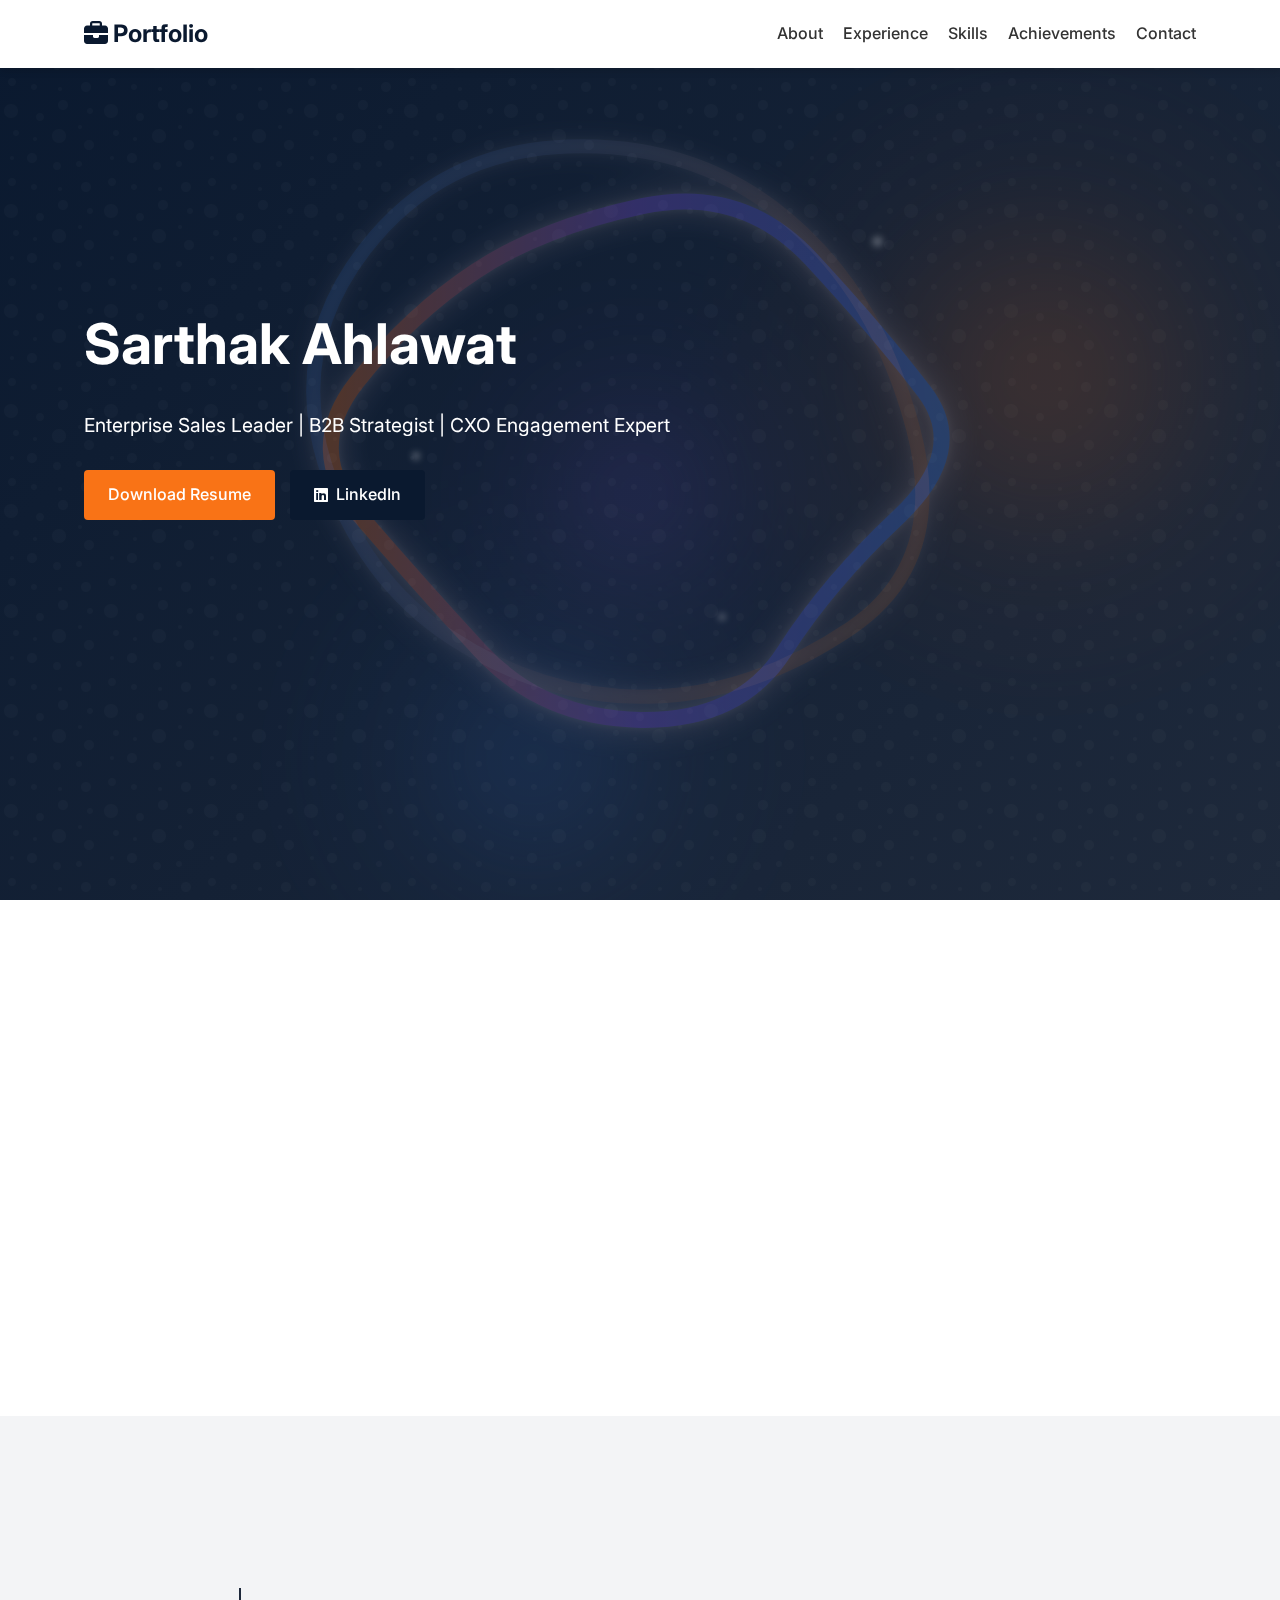
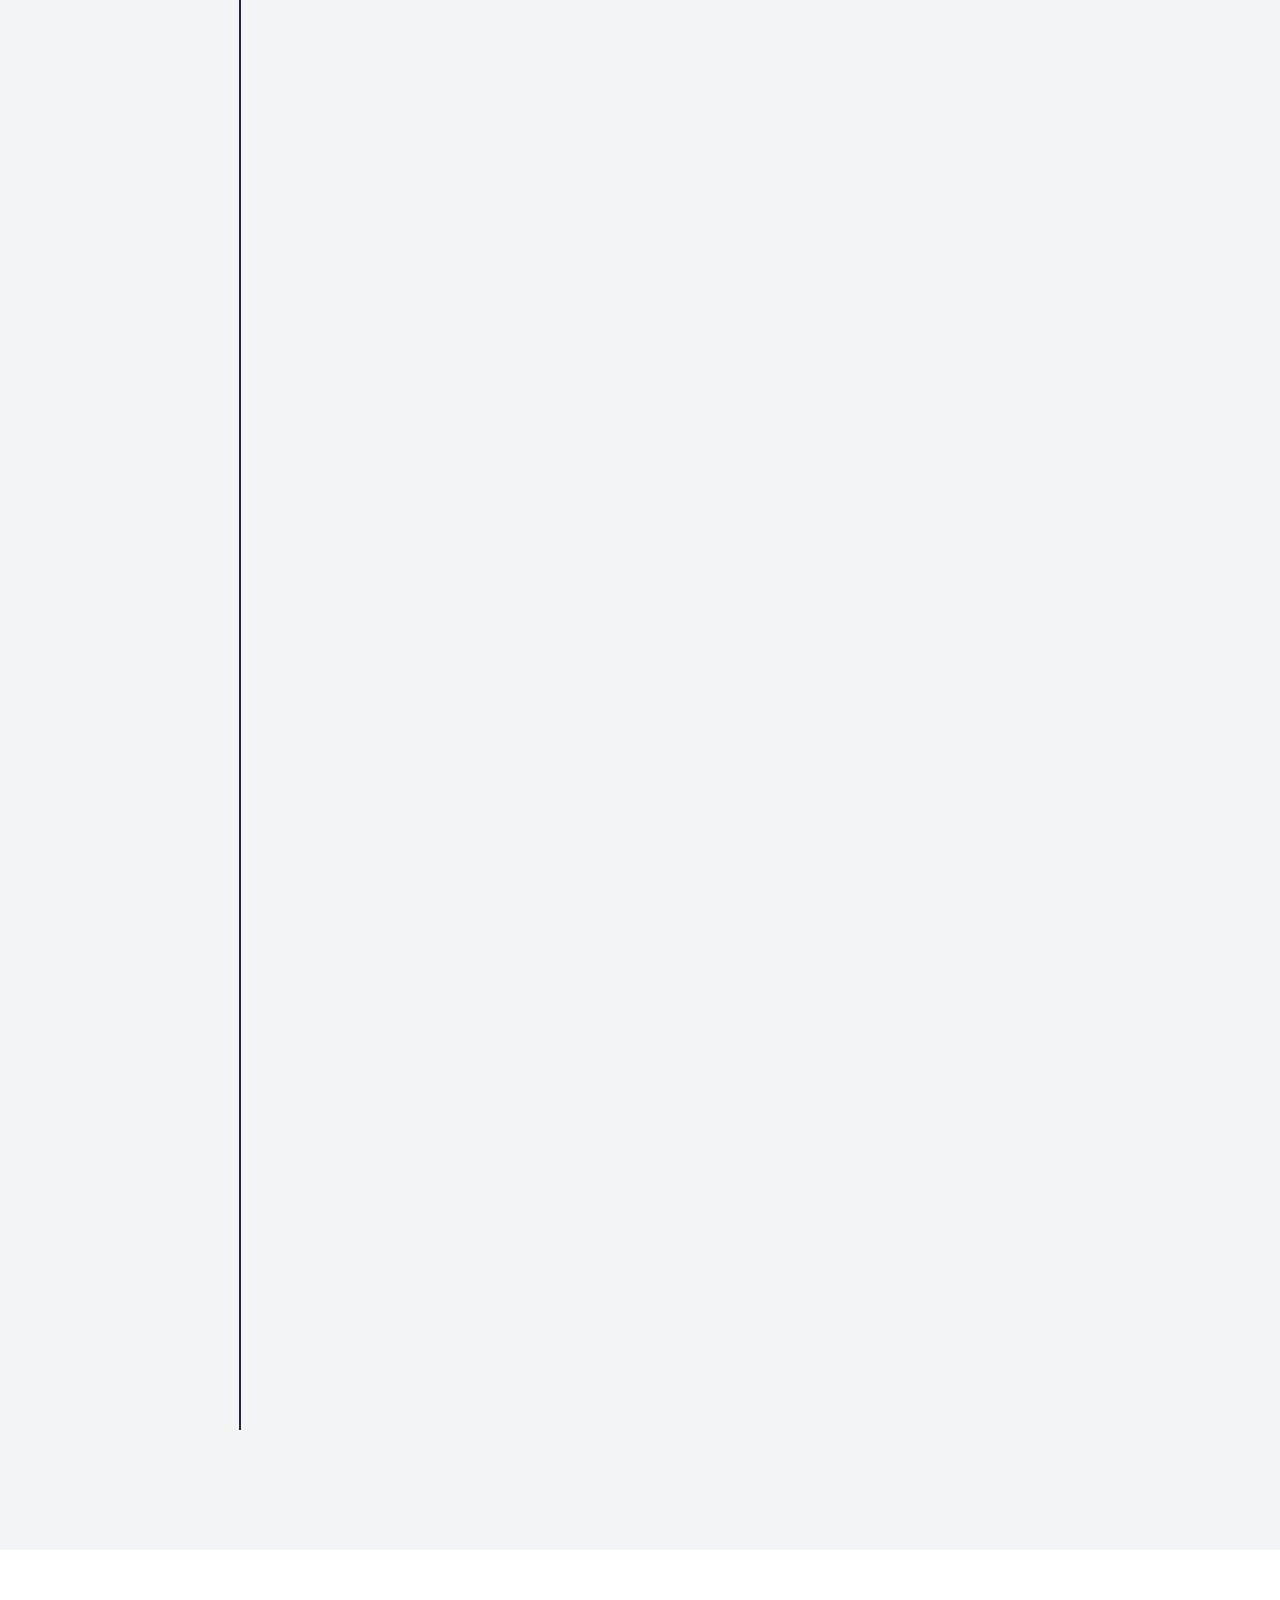
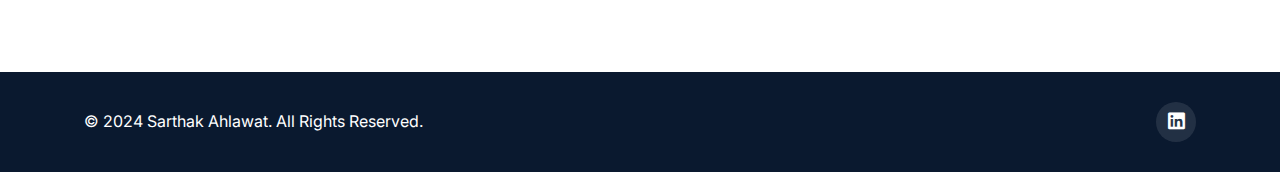
<file: index.html>
<!DOCTYPE html>
<html lang="en">
<head>
    <meta charset="UTF-8">
    <meta name="viewport" content="width=device-width, initial-scale=1.0">
    <title>Sarthak Ahlawat - Enterprise Sales Leader</title>
    <link rel="stylesheet" href="css/styles.css">
    <link rel="preconnect" href="https://fonts.googleapis.com">
    <link rel="preconnect" href="https://fonts.gstatic.com" crossorigin>
    <link href="https://fonts.googleapis.com/css2?family=Inter:wght@300;400;500;600;700&display=swap" rel="stylesheet">
    <link rel="stylesheet" href="https://cdnjs.cloudflare.com/ajax/libs/font-awesome/6.4.0/css/all.min.css">
    <link rel="stylesheet" href="https://cdn.jsdelivr.net/npm/aos@2.3.4/dist/aos.css">
</head>
<body>
    <!-- Navigation -->
    <nav class="navbar">
        <div class="container">
            <a href="#" class="logo"><i class="fas fa-briefcase"></i> Portfolio</a>
            <div class="menu-toggle" id="mobile-menu">
                <span class="bar"></span>
                <span class="bar"></span>
                <span class="bar"></span>
            </div>
            <ul class="nav-menu">
                <li><a href="#about" class="nav-link">About</a></li>
                <li><a href="#experience" class="nav-link">Experience</a></li>
                <li><a href="#skills" class="nav-link">Skills</a></li>
                <li><a href="#achievements" class="nav-link">Achievements</a></li>
                <li><a href="#contact" class="nav-link">Contact</a></li>
            </ul>
        </div>
    </nav>

    <!-- Hero Section -->
    <section id="hero" class="hero-section">
        <!-- Liquid ribbon background elements -->
        <div class="liquid-ribbon">
            <div class="blob blob-1"></div>
            <div class="blob blob-2"></div>
            <div class="blob blob-3"></div>
            <div class="ribbon"></div>
            <div class="light-particle light-particle-1"></div>
            <div class="light-particle light-particle-2"></div>
            <div class="light-particle light-particle-3"></div>
        </div>
        
        <div class="container">
            <div class="hero-content" data-aos="fade-up">
                <h1>Sarthak Ahlawat</h1>
                <p class="title">Enterprise Sales Leader | B2B Strategist | CXO Engagement Expert</p>
                <div class="hero-buttons">
                    <a href="files/Sarthak_Ahlawat_B2B_Enterprise_Sales_Resume.docx" download="Sarthak_Ahlawat_B2B_Enterprise_Sales_Resume.docx" class="btn primary-btn">Download Resume</a>
                    <a href="https://linkedin.com/in/sarthakahlawat9" target="_blank" class="btn social-btn">
                        <i class="fab fa-linkedin"></i> LinkedIn
                    </a>
                </div>
            </div>
        </div>
    </section>

    <!-- About Section -->
    <section id="about" class="about-section">
        <div class="container">
            <h2 class="section-title" data-aos="fade-up">Professional Summary</h2>
            <div class="about-content" data-aos="fade-up" data-aos-delay="100">
                <p>Accomplished B2B Sales Leader with 6+ years of experience in strategic enterprise sales and consultative selling. Expertise in driving revenue growth, developing go-to-market strategies, and leading high-performing sales teams. Proven track record of successfully closing ₹10 Cr+ in enterprise deals and implementing effective CXO-level engagement strategies that drive business outcomes.</p>
                <p>Skilled in strategic planning, pre-sales modeling, and building lasting client relationships across education technology and corporate training sectors. Consistently exceed targets by leveraging strong analytical skills and a consultative approach to understand and address client pain points.</p>
            </div>
        </div>
    </section>

    <!-- Experience Section -->
    <section id="experience" class="experience-section">
        <div class="container">
            <h2 class="section-title" data-aos="fade-up">Professional Experience</h2>
            <div class="timeline">
                <div class="timeline-item" data-aos="fade-up">
                    <div class="timeline-content">
                        <h3>Cluster Head</h3>
                        <h4>Univo Education</h4>
                        <p class="period">2024 - Present</p>
                        <ul>
                            <li>Leading enterprise sales strategies across target sectors</li>
                            <li>Developing and executing go-to-market plans for corporate education solutions</li>
                            <li>Building and maintaining relationships with C-suite executives</li>
                        </ul>
                    </div>
                </div>
                
                <div class="timeline-item" data-aos="fade-up" data-aos-delay="100">
                    <div class="timeline-content">
                        <h3>Senior Manager - Enterprise Sales</h3>
                        <h4>BYJU'S</h4>
                        <p class="period">2022 - 2024</p>
                        <ul>
                            <li>Led enterprise sales team, exceeding quarterly targets by 25%</li>
                            <li>Successfully onboarded key enterprise clients including HCL, Indigo, and Concentrix</li>
                            <li>Developed and implemented consultative selling strategies</li>
                            <li>Managed ₹10 Cr+ in enterprise deals through the sales cycle</li>
                        </ul>
                    </div>
                </div>
                
                <div class="timeline-item" data-aos="fade-up" data-aos-delay="200">
                    <div class="timeline-content">
                        <h3>Assistant Manager - Enterprise Sales</h3>
                        <h4>BYJU'S</h4>
                        <p class="period">2021 - 2022</p>
                        <ul>
                            <li>Developed and maintained strong relationships with enterprise clients</li>
                            <li>Improved lead conversion by 30% through structured follow-up processes</li>
                            <li>Collaborated with cross-functional teams to deliver customized solutions</li>
                        </ul>
                    </div>
                </div>
                
                <div class="timeline-item" data-aos="fade-up" data-aos-delay="300">
                    <div class="timeline-content">
                        <h3>Business Development Executive</h3>
                        <h4>BYJU'S</h4>
                        <p class="period">2019 - 2021</p>
                        <ul>
                            <li>Generated and qualified leads for enterprise education solutions</li>
                            <li>Conducted product demonstrations and built client relationships</li>
                            <li>Consistently achieved and exceeded monthly sales targets</li>
                        </ul>
                    </div>
                </div>
                
                <div class="timeline-item" data-aos="fade-up" data-aos-delay="400">
                    <div class="timeline-content">
                        <h3>Sales Intern</h3>
                        <h4>Bient Technologies</h4>
                        <p class="period">2019</p>
                        <ul>
                            <li>Supported sales team in lead generation and qualification</li>
                            <li>Assisted in preparing sales presentations and proposals</li>
                            <li>Gained foundational experience in B2B sales processes</li>
                        </ul>
                    </div>
                </div>
            </div>
        </div>
    </section>

    <!-- Skills Section -->
    <section id="skills" class="skills-section">
        <div class="container">
            <h2 class="section-title" data-aos="fade-up">Key Skills</h2>
            <div class="skills-grid" data-aos="fade-up" data-aos-delay="100">
                <div class="skill-item">
                    <i class="fas fa-handshake"></i>
                    <h3>B2B Sales</h3>
                </div>
                <div class="skill-item">
                    <i class="fas fa-comments"></i>
                    <h3>Consultative Selling</h3>
                </div>
                <div class="skill-item">
                    <i class="fas fa-users"></i>
                    <h3>Team Leadership</h3>
                </div>
                <div class="skill-item">
                    <i class="fas fa-chart-line"></i>
                    <h3>KPI Analysis</h3>
                </div>
                <div class="skill-item">
                    <i class="fas fa-tasks"></i>
                    <h3>Pre-Sales Models</h3>
                </div>
                <div class="skill-item">
                    <i class="fas fa-cloud"></i>
                    <h3>Salesforce CRM</h3>
                </div>
                <div class="skill-item">
                    <i class="fas fa-bullseye"></i>
                    <h3>Strategic Planning</h3>
                </div>
                <div class="skill-item">
                    <i class="fas fa-handshake"></i>
                    <h3>Client Relationship Management</h3>
                </div>
            </div>
        </div>
    </section>

    <!-- Achievements Section -->
    <section id="achievements" class="achievements-section">
        <div class="container">
            <h2 class="section-title" data-aos="fade-up">Key Achievements</h2>
            <div class="achievements-grid" data-aos="fade-up" data-aos-delay="100">
                <div class="achievement-item">
                    <div class="achievement-icon">
                        <i class="fas fa-money-bill-wave"></i>
                    </div>
                    <h3>₹10 Cr+</h3>
                    <p>Closed in enterprise deals</p>
                </div>
                <div class="achievement-item">
                    <div class="achievement-icon">
                        <i class="fas fa-building"></i>
                    </div>
                    <h3>Major Clients</h3>
                    <p>Successfully onboarded HCL, Indigo, Concentrix</p>
                </div>
                <div class="achievement-item">
                    <div class="achievement-icon">
                        <i class="fas fa-chart-line"></i>
                    </div>
                    <h3>30%</h3>
                    <p>Improvement in lead conversion</p>
                </div>
            </div>
        </div>
    </section>

    <!-- Contact Section -->
    <section id="contact" class="contact-section">
        <div class="container">
            <h2 class="section-title" data-aos="fade-up">Get In Touch</h2>
            <div class="contact-content">
                <div class="contact-info" data-aos="fade-up" data-aos-delay="100">
                    <div class="contact-item">
                        <i class="fas fa-phone"></i>
                        <p>+91 7906674397</p>
                    </div>
                    <div class="contact-item">
                        <i class="fas fa-envelope"></i>
                        <p>Sarthak_Ahlawat@yahoo.com</p>
                    </div>
                    <div class="contact-item">
                        <i class="fab fa-linkedin"></i>
                        <p><a href="https://linkedin.com/in/sarthakahlawat9" target="_blank">linkedin.com/in/sarthakahlawat9</a></p>
                    </div>
                </div>
                
                <form class="contact-form" id="contact-form" data-aos="fade-up" data-aos-delay="200">
                    <div class="form-group">
                        <label for="name">Name</label>
                        <input type="text" id="name" name="name" required>
                    </div>
                    <div class="form-group">
                        <label for="email">Email</label>
                        <input type="email" id="email" name="email" required>
                    </div>
                    <div class="form-group">
                        <label for="message">Message</label>
                        <textarea id="message" name="message" rows="5" required></textarea>
                    </div>
                    <button type="submit" class="btn primary-btn">Send Message</button>
                </form>
            </div>
        </div>
    </section>

    <!-- Footer -->
    <footer class="footer">
        <div class="container">
            <p>&copy; 2024 Sarthak Ahlawat. All Rights Reserved.</p>
            <div class="social-links">
                <a href="https://linkedin.com/in/sarthakahlawat9" target="_blank"><i class="fab fa-linkedin"></i></a>
            </div>
        </div>
    </footer>

    <script src="https://cdn.jsdelivr.net/npm/aos@2.3.4/dist/aos.js"></script>
    <script src="js/script.js"></script>
</body>
</html>
</file>
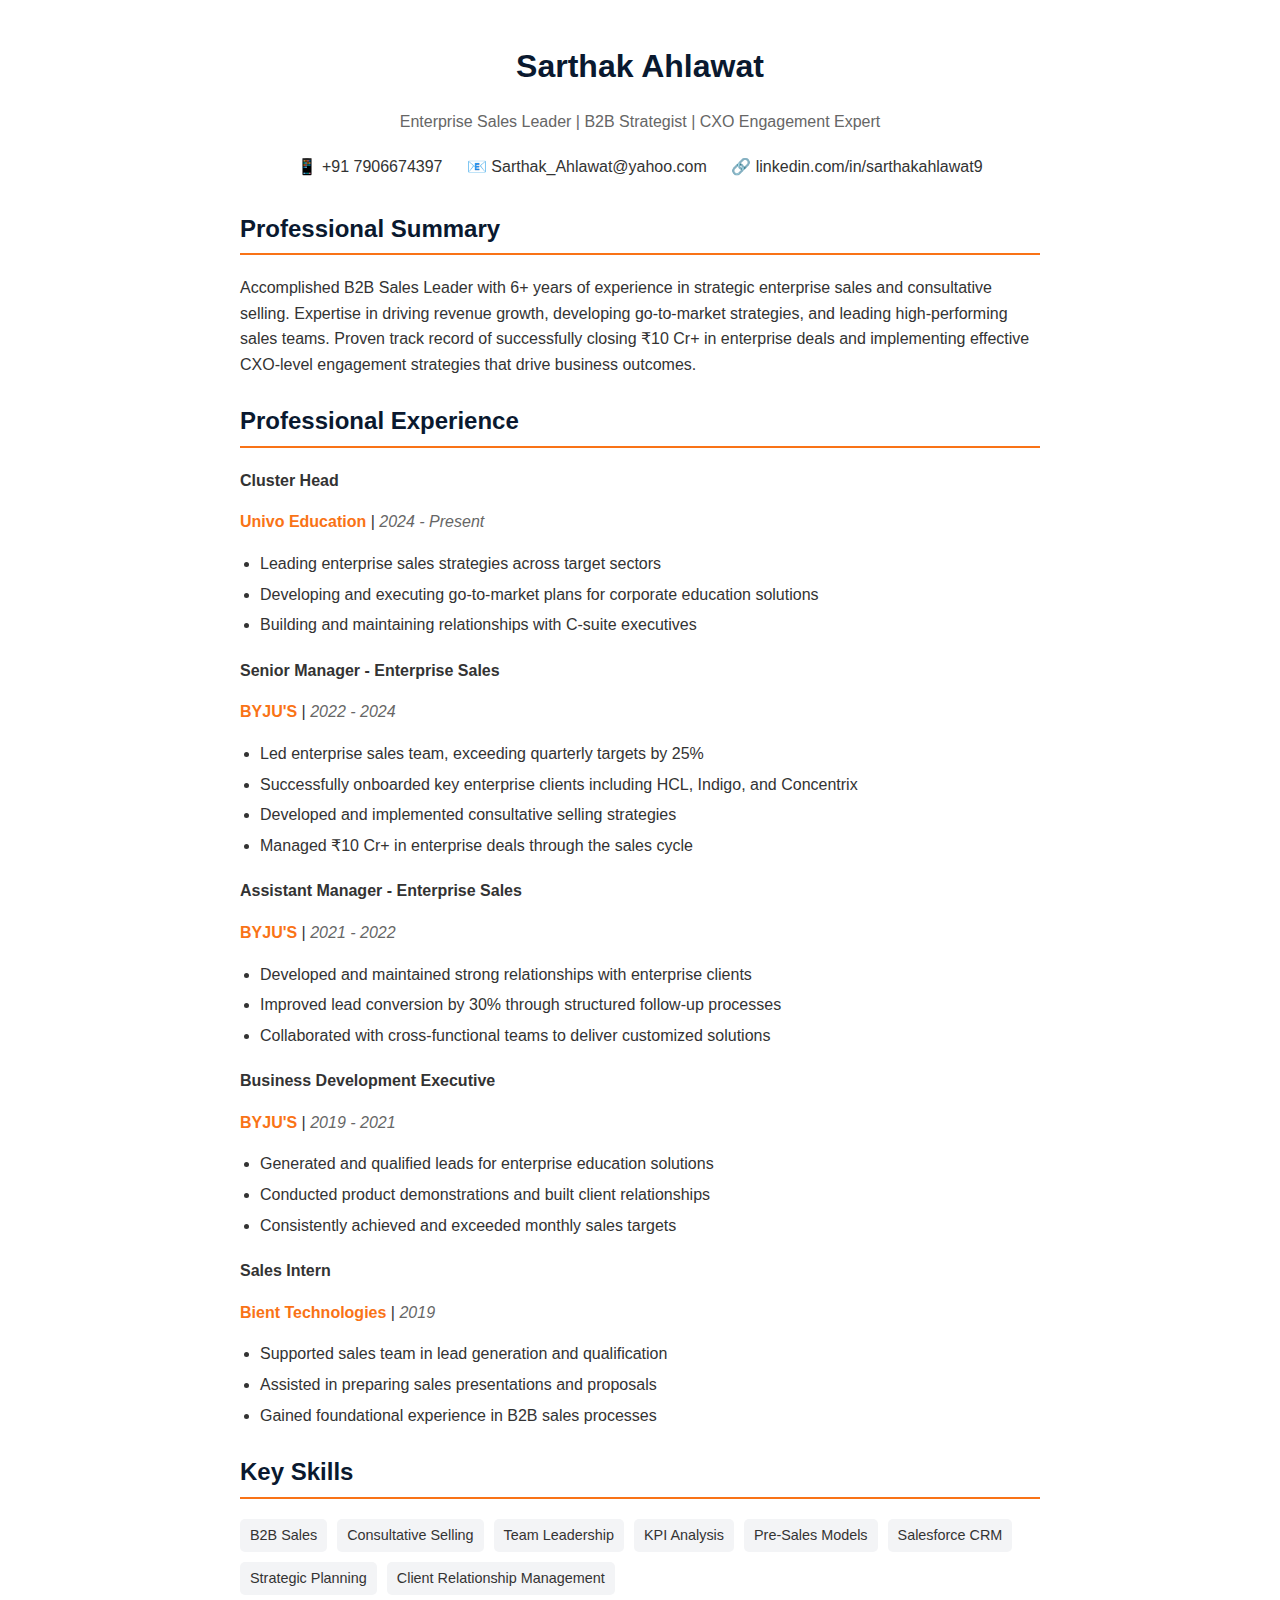
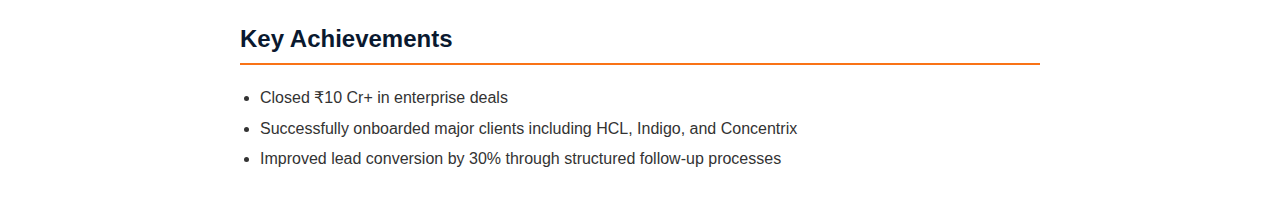
<file: files/SarthakAhlawat_Resume.html>
<!DOCTYPE html>
<html lang="en">
<head>
    <meta charset="UTF-8">
    <meta name="viewport" content="width=device-width, initial-scale=1.0">
    <title>Sarthak Ahlawat - Resume</title>
    <style>
        body {
            font-family: Arial, sans-serif;
            line-height: 1.6;
            max-width: 800px;
            margin: 0 auto;
            padding: 20px;
            color: #333;
        }
        h1 {
            text-align: center;
            color: #0A192F;
            margin-bottom: 5px;
        }
        h2 {
            color: #0A192F;
            border-bottom: 2px solid #F97316;
            padding-bottom: 5px;
            margin-top: 25px;
        }
        .subtitle {
            text-align: center;
            color: #666;
            margin-bottom: 20px;
        }
        .contact {
            text-align: center;
            margin-bottom: 30px;
        }
        .contact span {
            margin: 0 10px;
        }
        .experience {
            margin-bottom: 20px;
        }
        .job-title {
            font-weight: bold;
            margin-bottom: 5px;
        }
        .company {
            font-weight: bold;
            color: #F97316;
        }
        .date {
            color: #666;
            font-style: italic;
        }
        ul {
            padding-left: 20px;
        }
        li {
            margin-bottom: 5px;
        }
        .skills {
            display: flex;
            flex-wrap: wrap;
            gap: 10px;
        }
        .skill {
            background-color: #f3f4f6;
            padding: 5px 10px;
            border-radius: 5px;
            font-size: 0.9em;
        }
    </style>
</head>
<body>
    <h1>Sarthak Ahlawat</h1>
    <p class="subtitle">Enterprise Sales Leader | B2B Strategist | CXO Engagement Expert</p>
    
    <div class="contact">
        <span>📱 +91 7906674397</span>
        <span>📧 Sarthak_Ahlawat@yahoo.com</span>
        <span>🔗 linkedin.com/in/sarthakahlawat9</span>
    </div>
    
    <h2>Professional Summary</h2>
    <p>Accomplished B2B Sales Leader with 6+ years of experience in strategic enterprise sales and consultative selling. Expertise in driving revenue growth, developing go-to-market strategies, and leading high-performing sales teams. Proven track record of successfully closing ₹10 Cr+ in enterprise deals and implementing effective CXO-level engagement strategies that drive business outcomes.</p>
    
    <h2>Professional Experience</h2>
    
    <div class="experience">
        <p class="job-title">Cluster Head</p>
        <p><span class="company">Univo Education</span> | <span class="date">2024 - Present</span></p>
        <ul>
            <li>Leading enterprise sales strategies across target sectors</li>
            <li>Developing and executing go-to-market plans for corporate education solutions</li>
            <li>Building and maintaining relationships with C-suite executives</li>
        </ul>
    </div>
    
    <div class="experience">
        <p class="job-title">Senior Manager - Enterprise Sales</p>
        <p><span class="company">BYJU'S</span> | <span class="date">2022 - 2024</span></p>
        <ul>
            <li>Led enterprise sales team, exceeding quarterly targets by 25%</li>
            <li>Successfully onboarded key enterprise clients including HCL, Indigo, and Concentrix</li>
            <li>Developed and implemented consultative selling strategies</li>
            <li>Managed ₹10 Cr+ in enterprise deals through the sales cycle</li>
        </ul>
    </div>
    
    <div class="experience">
        <p class="job-title">Assistant Manager - Enterprise Sales</p>
        <p><span class="company">BYJU'S</span> | <span class="date">2021 - 2022</span></p>
        <ul>
            <li>Developed and maintained strong relationships with enterprise clients</li>
            <li>Improved lead conversion by 30% through structured follow-up processes</li>
            <li>Collaborated with cross-functional teams to deliver customized solutions</li>
        </ul>
    </div>
    
    <div class="experience">
        <p class="job-title">Business Development Executive</p>
        <p><span class="company">BYJU'S</span> | <span class="date">2019 - 2021</span></p>
        <ul>
            <li>Generated and qualified leads for enterprise education solutions</li>
            <li>Conducted product demonstrations and built client relationships</li>
            <li>Consistently achieved and exceeded monthly sales targets</li>
        </ul>
    </div>
    
    <div class="experience">
        <p class="job-title">Sales Intern</p>
        <p><span class="company">Bient Technologies</span> | <span class="date">2019</span></p>
        <ul>
            <li>Supported sales team in lead generation and qualification</li>
            <li>Assisted in preparing sales presentations and proposals</li>
            <li>Gained foundational experience in B2B sales processes</li>
        </ul>
    </div>
    
    <h2>Key Skills</h2>
    <div class="skills">
        <div class="skill">B2B Sales</div>
        <div class="skill">Consultative Selling</div>
        <div class="skill">Team Leadership</div>
        <div class="skill">KPI Analysis</div>
        <div class="skill">Pre-Sales Models</div>
        <div class="skill">Salesforce CRM</div>
        <div class="skill">Strategic Planning</div>
        <div class="skill">Client Relationship Management</div>
    </div>
    
    <h2>Key Achievements</h2>
    <ul>
        <li>Closed ₹10 Cr+ in enterprise deals</li>
        <li>Successfully onboarded major clients including HCL, Indigo, and Concentrix</li>
        <li>Improved lead conversion by 30% through structured follow-up processes</li>
    </ul>
</body>
</html>
</file>
<file: css/styles.css>
/* Base Styles */
:root {
    --primary-color: #0A192F;
    --accent-color: #F97316;
    --dark-slate: #1E293B;
    --light-gray: #F3F4F6;
    --white: #ffffff;
    --text-dark: #333333;
    --text-light: #666666;
    --shadow: 0 4px 6px rgba(0, 0, 0, 0.1);
    --transition: all 0.3s ease;
}

* {
    margin: 0;
    padding: 0;
    box-sizing: border-box;
}

html {
    scroll-behavior: smooth;
}

body {
    font-family: 'Inter', sans-serif;
    line-height: 1.6;
    color: var(--text-dark);
    background-color: var(--light-gray);
}

.container {
    width: 90%;
    max-width: 1200px;
    margin: 0 auto;
    padding: 0 20px;
}

a {
    text-decoration: none;
    color: inherit;
}

ul {
    list-style: none;
}

img {
    max-width: 100%;
}

section {
    padding: 80px 0;
}

/* Add proper padding to the first section to account for navbar */
section:first-of-type {
    padding-top: 0;
}

/* And ensure all other sections have consistent padding */
section:not(:first-of-type) {
    padding: 80px 0;
}

.section-title {
    font-size: 2rem;
    margin-bottom: 40px;
    text-align: center;
    color: var(--primary-color);
    position: relative;
}

.section-title::after {
    content: '';
    position: absolute;
    bottom: -10px;
    left: 50%;
    transform: translateX(-50%);
    width: 50px;
    height: 3px;
    background-color: var(--accent-color);
}

/* Button Styles */
.btn {
    display: inline-block;
    padding: 12px 24px;
    border-radius: 4px;
    font-weight: 500;
    transition: var(--transition);
    cursor: pointer;
}

.primary-btn {
    background-color: var(--accent-color);
    color: var(--white);
    border: none;
}

.primary-btn:hover {
    background-color: #E86304;
    transform: translateY(-2px);
}

.social-btn {
    background-color: var(--primary-color);
    color: var(--white);
    border: none;
    display: inline-flex;
    align-items: center;
    gap: 8px;
}

.social-btn:hover {
    background-color: #10294F;
    transform: translateY(-2px);
}

/* Navigation */
.navbar {
    position: fixed;
    top: 0;
    left: 0;
    width: 100%;
    z-index: 1000;
    background-color: var(--white);
    box-shadow: var(--shadow);
    padding: 15px 0;
    transition: var(--transition);
}

.navbar-scrolled {
    padding: 10px 0;
    box-shadow: 0 5px 15px rgba(0, 0, 0, 0.1);
    background-color: rgba(255, 255, 255, 0.98);
}

.navbar .container {
    display: flex;
    justify-content: space-between;
    align-items: center;
}

.logo {
    font-size: 1.5rem;
    font-weight: 700;
    color: var(--primary-color);
}

.nav-menu {
    display: flex;
    gap: 20px;
}

.nav-link {
    font-weight: 500;
    transition: var(--transition);
    position: relative;
}

.nav-link::after {
    content: '';
    position: absolute;
    width: 0;
    height: 2px;
    bottom: -5px;
    left: 0;
    background-color: var(--accent-color);
    transition: var(--transition);
}

.nav-link:hover {
    color: var(--accent-color);
}

.nav-link:hover::after {
    width: 100%;
}

.nav-link.active {
    color: var(--accent-color);
}

.nav-link.active::after {
    width: 100%;
}

.menu-toggle {
    display: none;
    cursor: pointer;
}

.bar {
    display: block;
    width: 25px;
    height: 3px;
    margin: 5px auto;
    transition: var(--transition);
    background-color: var(--primary-color);
}

/* Hero Section */
.hero-section {
    height: 100vh;
    display: flex;
    align-items: center;
    background: linear-gradient(135deg, var(--primary-color) 0%, var(--dark-slate) 100%);
    color: var(--white);
    position: relative;
    margin-top: 0;
    padding-top: 0;
    padding-top: 70px; /* Account for fixed navbar */
    overflow: hidden; /* Ensure the blob stays within the hero section */
}

.hero-section::before {
    content: '';
    position: absolute;
    top: 0;
    left: 0;
    width: 100%;
    height: 100%;
    background-image: url("data:image/svg+xml,%3Csvg width='100' height='100' viewBox='0 0 100 100' xmlns='http://www.w3.org/2000/svg'%3E%3Cpath d='M11 18c3.866 0 7-3.134 7-7s-3.134-7-7-7-7 3.134-7 7 3.134 7 7 7zm48 25c3.866 0 7-3.134 7-7s-3.134-7-7-7-7 3.134-7 7 3.134 7 7 7zm-43-7c1.657 0 3-1.343 3-3s-1.343-3-3-3-3 1.343-3 3 1.343 3 3 3zm63 31c1.657 0 3-1.343 3-3s-1.343-3-3-3-3 1.343-3 3 1.343 3 3 3zM34 90c1.657 0 3-1.343 3-3s-1.343-3-3-3-3 1.343-3 3 1.343 3 3 3zm56-76c1.657 0 3-1.343 3-3s-1.343-3-3-3-3 1.343-3 3 1.343 3 3 3zM12 86c2.21 0 4-1.79 4-4s-1.79-4-4-4-4 1.79-4 4 1.79 4 4 4zm28-65c2.21 0 4-1.79 4-4s-1.79-4-4-4-4 1.79-4 4 1.79 4 4 4zm23-11c2.76 0 5-2.24 5-5s-2.24-5-5-5-5 2.24-5 5 2.24 5 5 5zm-6 60c2.21 0 4-1.79 4-4s-1.79-4-4-4-4 1.79-4 4 1.79 4 4 4zm29 22c2.76 0 5-2.24 5-5s-2.24-5-5-5-5 2.24-5 5 2.24 5 5 5zM32 63c2.76 0 5-2.24 5-5s-2.24-5-5-5-5 2.24-5 5 2.24 5 5 5zm57-13c2.76 0 5-2.24 5-5s-2.24-5-5-5-5 2.24-5 5 2.24 5 5 5zm-9-21c1.105 0 2-.895 2-2s-.895-2-2-2-2 .895-2 2 .895 2 2 2zM60 91c1.105 0 2-.895 2-2s-.895-2-2-2-2 .895-2 2 .895 2 2 2zM35 41c1.105 0 2-.895 2-2s-.895-2-2-2-2 .895-2 2 .895 2 2 2zM12 60c1.105 0 2-.895 2-2s-.895-2-2-2-2 .895-2 2 .895 2 2 2z' fill='rgba(255,255,255,.075)' fill-rule='evenodd'/%3E%3C/svg%3E");
    opacity: 0.3;
}

/* Liquid ribbon background effect */
.liquid-ribbon {
    position: absolute;
    top: 50%;
    left: 50%;
    transform: translate(-50%, -50%);
    width: 120%;
    height: 120%;
    z-index: 0;
    opacity: 0.45;
    background-blend-mode: soft-light;
    pointer-events: none; /* Ensures it doesn't interfere with clicking */
}

.blob {
    position: absolute;
    border-radius: 50%;
    filter: blur(40px);
    mix-blend-mode: screen;
    animation: float 15s ease-in-out infinite;
    z-index: 0;
}

.blob-1 {
    width: 500px;
    height: 500px;
    background: radial-gradient(circle, rgba(249, 115, 22, 0.4) 0%, rgba(249, 115, 22, 0) 70%);
    top: 20%;
    left: 60%;
    animation-delay: 0s;
    box-shadow: 0 0 80px 10px rgba(249, 115, 22, 0.2);
}

.blob-2 {
    width: 400px;
    height: 400px;
    background: radial-gradient(circle, rgba(59, 130, 246, 0.3) 0%, rgba(59, 130, 246, 0) 70%);
    top: 60%;
    left: 30%;
    animation-delay: -5s;
    box-shadow: 0 0 60px 5px rgba(59, 130, 246, 0.2);
}

.blob-3 {
    width: 300px;
    height: 300px;
    background: radial-gradient(circle, rgba(139, 92, 246, 0.3) 0%, rgba(139, 92, 246, 0) 70%);
    top: 40%;
    left: 40%;
    animation-delay: -10s;
    box-shadow: 0 0 50px 5px rgba(139, 92, 246, 0.2);
}

.ribbon {
    position: absolute;
    width: 800px;
    height: 800px;
    top: 50%;
    left: 50%;
    transform: translate(-50%, -50%);
    background: url('data:image/svg+xml,<svg viewBox="0 0 500 500" xmlns="http://www.w3.org/2000/svg" xmlns:xlink="http://www.w3.org/1999/xlink" width="100%" id="blobSvg"><path id="blob" d="M411.5,291Q366,332,339,376.5Q312,421,250.5,419.5Q189,418,152,373.5Q115,329,76.5,289.5Q38,250,75,209.5Q112,169,151.5,143Q191,117,251.5,103Q312,89,355,134.5Q398,180,427,215Q456,250,411.5,291Z" fill="none" stroke-width="10px" stroke="url(%23gradient)"><animate attributeName="d" dur="20000ms" repeatCount="indefinite" values="M411.5,291Q366,332,339,376.5Q312,421,250.5,419.5Q189,418,152,373.5Q115,329,76.5,289.5Q38,250,75,209.5Q112,169,151.5,143Q191,117,251.5,103Q312,89,355,134.5Q398,180,427,215Q456,250,411.5,291Z;M415,293Q378,336,345.5,374Q313,412,251,414.5Q189,417,138.5,383.5Q88,350,67.5,300Q47,250,63,197Q79,144,128.5,112Q178,80,251,70Q324,60,368,112Q412,164,432,207Q452,250,415,293Z;M405,292.5Q374,335,340.5,371Q307,407,249.5,410Q192,413,143,377.5Q94,342,71,296Q48,250,65.5,198.5Q83,147,130.5,114Q178,81,246,78.5Q314,76,362,119.5Q410,163,423,206.5Q436,250,405,292.5Z;M411.5,291Q366,332,339,376.5Q312,421,250.5,419.5Q189,418,152,373.5Q115,329,76.5,289.5Q38,250,75,209.5Q112,169,151.5,143Q191,117,251.5,103Q312,89,355,134.5Q398,180,427,215Q456,250,411.5,291Z"></animate></path><defs><linearGradient id="gradient" x1="0%" y1="0%" x2="100%" y2="0%"><stop offset="0%" style="stop-color: rgb(249, 115, 22);"></stop><stop offset="50%" style="stop-color: rgb(139, 92, 246);"></stop><stop offset="100%" style="stop-color: rgb(59, 130, 246);"></stop></linearGradient></defs></svg>');
    background-size: contain;
    background-repeat: no-repeat;
    opacity: 0.6;
    animation: rotate 30s linear infinite, pulse-opacity 8s ease-in-out infinite;
    filter: drop-shadow(0 0 15px rgba(249, 115, 22, 0.3)) 
            drop-shadow(0 0 15px rgba(59, 130, 246, 0.3))
            drop-shadow(0 0 5px rgba(255, 255, 255, 0.5));
}

/* Add a second ribbon for layered effect */
.ribbon::before {
    content: '';
    position: absolute;
    width: 100%;
    height: 100%;
    top: 0;
    left: 0;
    background: url('data:image/svg+xml,<svg viewBox="0 0 500 500" xmlns="http://www.w3.org/2000/svg" xmlns:xlink="http://www.w3.org/1999/xlink" width="100%" id="blobSvg"><path id="blob" d="M398,304.5Q358,359,303,380Q248,401,187,387Q126,373,83,318.5Q40,264,62.5,196.5Q85,129,152.5,102.5Q220,76,283,99Q346,122,392,186Q438,250,398,304.5Z" fill="none" stroke-width="8px" stroke="url(%23gradient2)"><animate attributeName="d" dur="25000ms" repeatCount="indefinite" values="M398,304.5Q358,359,303,380Q248,401,187,387Q126,373,83,318.5Q40,264,62.5,196.5Q85,129,152.5,102.5Q220,76,283,99Q346,122,392,186Q438,250,398,304.5Z;M390.5,303Q355,356,302,379Q249,402,187,388.5Q125,375,93,318.5Q61,262,74,196.5Q87,131,152.5,98.5Q218,66,285,90Q352,114,389,182Q426,250,390.5,303Z;M387,297.5Q347,345,297.5,367.5Q248,390,189,379Q130,368,88,319Q46,270,55,195.5Q64,121,139,101Q214,81,281,96.5Q348,112,387.5,181Q427,250,387,297.5Z;M398,304.5Q358,359,303,380Q248,401,187,387Q126,373,83,318.5Q40,264,62.5,196.5Q85,129,152.5,102.5Q220,76,283,99Q346,122,392,186Q438,250,398,304.5Z"></animate></path><defs><linearGradient id="gradient2" x1="0%" y1="0%" x2="100%" y2="0%"><stop offset="0%" style="stop-color: rgb(59, 130, 246);"></stop><stop offset="100%" style="stop-color: rgb(249, 115, 22);"></stop></linearGradient></defs></svg>');
    background-size: contain;
    background-repeat: no-repeat;
    opacity: 0.4;
    transform: scale(1.1) rotate(20deg);
    animation: rotate-reverse 25s linear infinite, pulse-opacity 6s ease-in-out infinite alternate;
    mix-blend-mode: screen;
}

@keyframes rotate-reverse {
    0% {
        transform: scale(1.1) rotate(20deg);
    }
    100% {
        transform: scale(1.1) rotate(-340deg);
    }
}

@keyframes pulse-opacity {
    0% {
        opacity: 0.4;
    }
    50% {
        opacity: 0.6;
    }
    100% {
        opacity: 0.4;
    }
}

/* Add iridescent light particles */
.light-particle {
    position: absolute;
    border-radius: 50%;
    background: radial-gradient(circle, rgba(255, 255, 255, 0.9) 0%, rgba(255, 255, 255, 0) 70%);
    filter: blur(3px);
    animation: pulse 4s ease-in-out infinite;
}

.light-particle-1 {
    width: 15px;
    height: 15px;
    top: 30%;
    left: 65%;
    animation-delay: 0s;
}

.light-particle-2 {
    width: 12px;
    height: 12px;
    top: 50%;
    left: 35%;
    animation-delay: -1s;
}

.light-particle-3 {
    width: 10px;
    height: 10px;
    top: 65%;
    left: 55%;
    animation-delay: -2s;
}

@keyframes pulse {
    0% {
        transform: scale(1);
        opacity: 0.7;
    }
    50% {
        transform: scale(1.5);
        opacity: 1;
    }
    100% {
        transform: scale(1);
        opacity: 0.7;
    }
}

@keyframes float {
    0% {
        transform: translate(0, 0);
    }
    50% {
        transform: translate(-20px, 20px);
    }
    100% {
        transform: translate(0, 0);
    }
}

@keyframes rotate {
    0% {
        transform: translate(-50%, -50%) rotate(0deg);
    }
    100% {
        transform: translate(-50%, -50%) rotate(360deg);
    }
}

.hero-content {
    max-width: 700px;
    position: relative;
    z-index: 10; /* Ensure content is above the background effect */
}

.hero-content h1 {
    font-size: 3.5rem;
    margin-bottom: 20px;
    font-weight: 700;
}

.hero-content .title {
    font-size: 1.2rem;
    margin-bottom: 30px;
    font-weight: 400;
}

.hero-buttons {
    display: flex;
    gap: 15px;
    flex-wrap: wrap;
}

/* About Section */
.about-section {
    background-color: var(--white);
}

.about-content {
    max-width: 800px;
    margin: 0 auto;
}

.about-content p {
    margin-bottom: 20px;
    font-size: 1.1rem;
    color: var(--text-light);
}

/* Experience Section */
.experience-section {
    background-color: var(--light-gray);
}

.timeline {
    position: relative;
    max-width: 800px;
    margin: 0 auto;
}

.timeline::before {
    content: '';
    position: absolute;
    width: 2px;
    background-color: var(--dark-slate);
    top: 0;
    bottom: 0;
    left: 0;
    margin-left: -1px;
}

.timeline-item {
    margin-bottom: 40px;
    position: relative;
    padding-left: 40px;
}

.timeline-item::before {
    content: '';
    position: absolute;
    width: 16px;
    height: 16px;
    border-radius: 50%;
    background-color: var(--accent-color);
    left: -8px;
    top: 15px;
}

.timeline-content {
    background-color: var(--white);
    padding: 25px;
    border-radius: 5px;
    box-shadow: var(--shadow);
}

.timeline-content h3 {
    margin-bottom: 5px;
    color: var(--primary-color);
}

.timeline-content h4 {
    margin-bottom: 10px;
    color: var(--accent-color);
    font-weight: 500;
}

.timeline-content .period {
    font-style: italic;
    margin-bottom: 15px;
    font-size: 0.9rem;
    color: var(--text-light);
}

.timeline-content ul {
    padding-left: 20px;
}

.timeline-content li {
    margin-bottom: 5px;
    position: relative;
    padding-left: 15px;
}

.timeline-content li::before {
    content: '•';
    position: absolute;
    left: 0;
    color: var(--accent-color);
}

/* Skills Section */
.skills-section {
    background-color: var(--white);
}

.skills-grid {
    display: grid;
    grid-template-columns: repeat(auto-fill, minmax(250px, 1fr));
    gap: 25px;
}

.skill-item {
    background-color: var(--light-gray);
    padding: 25px;
    border-radius: 5px;
    text-align: center;
    transition: var(--transition);
    box-shadow: var(--shadow);
}

.skill-item:hover {
    transform: translateY(-5px);
}

.skill-item i {
    font-size: 2rem;
    color: var(--accent-color);
    margin-bottom: 15px;
}

.skill-item h3 {
    font-size: 1.1rem;
    color: var(--primary-color);
}

/* Achievements Section */
.achievements-section {
    background-color: var(--light-gray);
}

.achievements-grid {
    display: flex;
    justify-content: space-around;
    flex-wrap: wrap;
    gap: 30px;
}

.achievement-item {
    background-color: var(--white);
    border-radius: 5px;
    padding: 25px;
    text-align: center;
    width: 300px;
    box-shadow: var(--shadow);
    transition: var(--transition);
}

.achievement-item:hover {
    transform: translateY(-5px);
}

.achievement-icon {
    width: 70px;
    height: 70px;
    border-radius: 50%;
    background-color: var(--accent-color);
    display: flex;
    align-items: center;
    justify-content: center;
    margin: 0 auto 20px;
}

.achievement-icon i {
    font-size: 1.8rem;
    color: var(--white);
}

.achievement-item h3 {
    font-size: 1.5rem;
    color: var(--primary-color);
    margin-bottom: 10px;
}

.achievement-item p {
    color: var(--text-light);
}

/* Contact Section */
.contact-section {
    background-color: var(--white);
}

.contact-content {
    display: flex;
    flex-wrap: wrap;
    gap: 40px;
    justify-content: space-between;
}

.contact-info, .contact-form {
    flex: 1;
    min-width: 300px;
}

.contact-item {
    display: flex;
    align-items: center;
    margin-bottom: 20px;
}

.contact-item i {
    font-size: 1.5rem;
    color: var(--accent-color);
    margin-right: 15px;
}

.form-group {
    margin-bottom: 20px;
}

.form-group label {
    display: block;
    margin-bottom: 8px;
    font-weight: 500;
}

.form-group input, .form-group textarea {
    width: 100%;
    padding: 12px;
    border: 1px solid #ddd;
    border-radius: 4px;
    font-family: inherit;
    font-size: 1rem;
}

.form-group input:focus, .form-group textarea:focus {
    outline: none;
    border-color: var(--accent-color);
}

/* Footer */
.footer {
    background-color: var(--primary-color);
    color: var(--white);
    padding: 30px 0;
    text-align: center;
}

.footer .container {
    display: flex;
    justify-content: space-between;
    align-items: center;
}

.social-links {
    display: flex;
    gap: 15px;
}

.social-links a {
    display: inline-flex;
    align-items: center;
    justify-content: center;
    width: 40px;
    height: 40px;
    background-color: rgba(255, 255, 255, 0.1);
    border-radius: 50%;
    transition: var(--transition);
}

.social-links a:hover {
    background-color: var(--accent-color);
    transform: translateY(-3px);
}

.social-links i {
    font-size: 1.2rem;
    color: var(--white);
}

/* Responsive Design */
@media (max-width: 768px) {
    section {
        padding: 60px 0;
    }
    
    .hero-content h1 {
        font-size: 2.5rem;
    }
    
    .hero-content .title {
        font-size: 1rem;
    }
    
    .section-title {
        font-size: 1.8rem;
    }
    
    .menu-toggle {
        display: block;
    }
    
    .nav-menu {
        position: fixed;
        top: -100%;
        left: 0;
        width: 100%;
        padding: 20px 0;
        background-color: var(--white);
        flex-direction: column;
        align-items: center;
        transition: var(--transition);
        box-shadow: 0 1px 5px rgba(0, 0, 0, 0.1);
    }
    
    .nav-menu.active {
        top: 60px;
    }
    
    .timeline::before {
        left: 30px;
    }
    
    .timeline-item {
        padding-left: 70px;
    }
    
    .timeline-item::before {
        left: 22px;
    }
    
    .footer .container {
        flex-direction: column;
        gap: 15px;
    }
    
    /* Responsive adjustments for liquid ribbon */
    .ribbon {
        width: 600px;
        height: 600px;
    }
    
    .blob-1 {
        width: 300px;
        height: 300px;
    }
    
    .blob-2 {
        width: 250px;
        height: 250px;
    }
    
    .blob-3 {
        width: 200px;
        height: 200px;
    }
}

@media (max-width: 480px) {
    .hero-buttons {
        flex-direction: column;
    }
    
    .hero-content h1 {
        font-size: 2rem;
    }
    
    .achievements-grid {
        flex-direction: column;
        align-items: center;
    }
    
    .achievement-item {
        width: 100%;
    }
    
    /* Further reduce size for smaller screens */
    .ribbon {
        width: 400px;
        height: 400px;
    }
    
    .blob-1 {
        width: 200px;
        height: 200px;
    }
    
    .blob-2 {
        width: 150px;
        height: 150px;
    }
    
    .blob-3 {
        width: 120px;
        height: 120px;
    }
}
</file>
